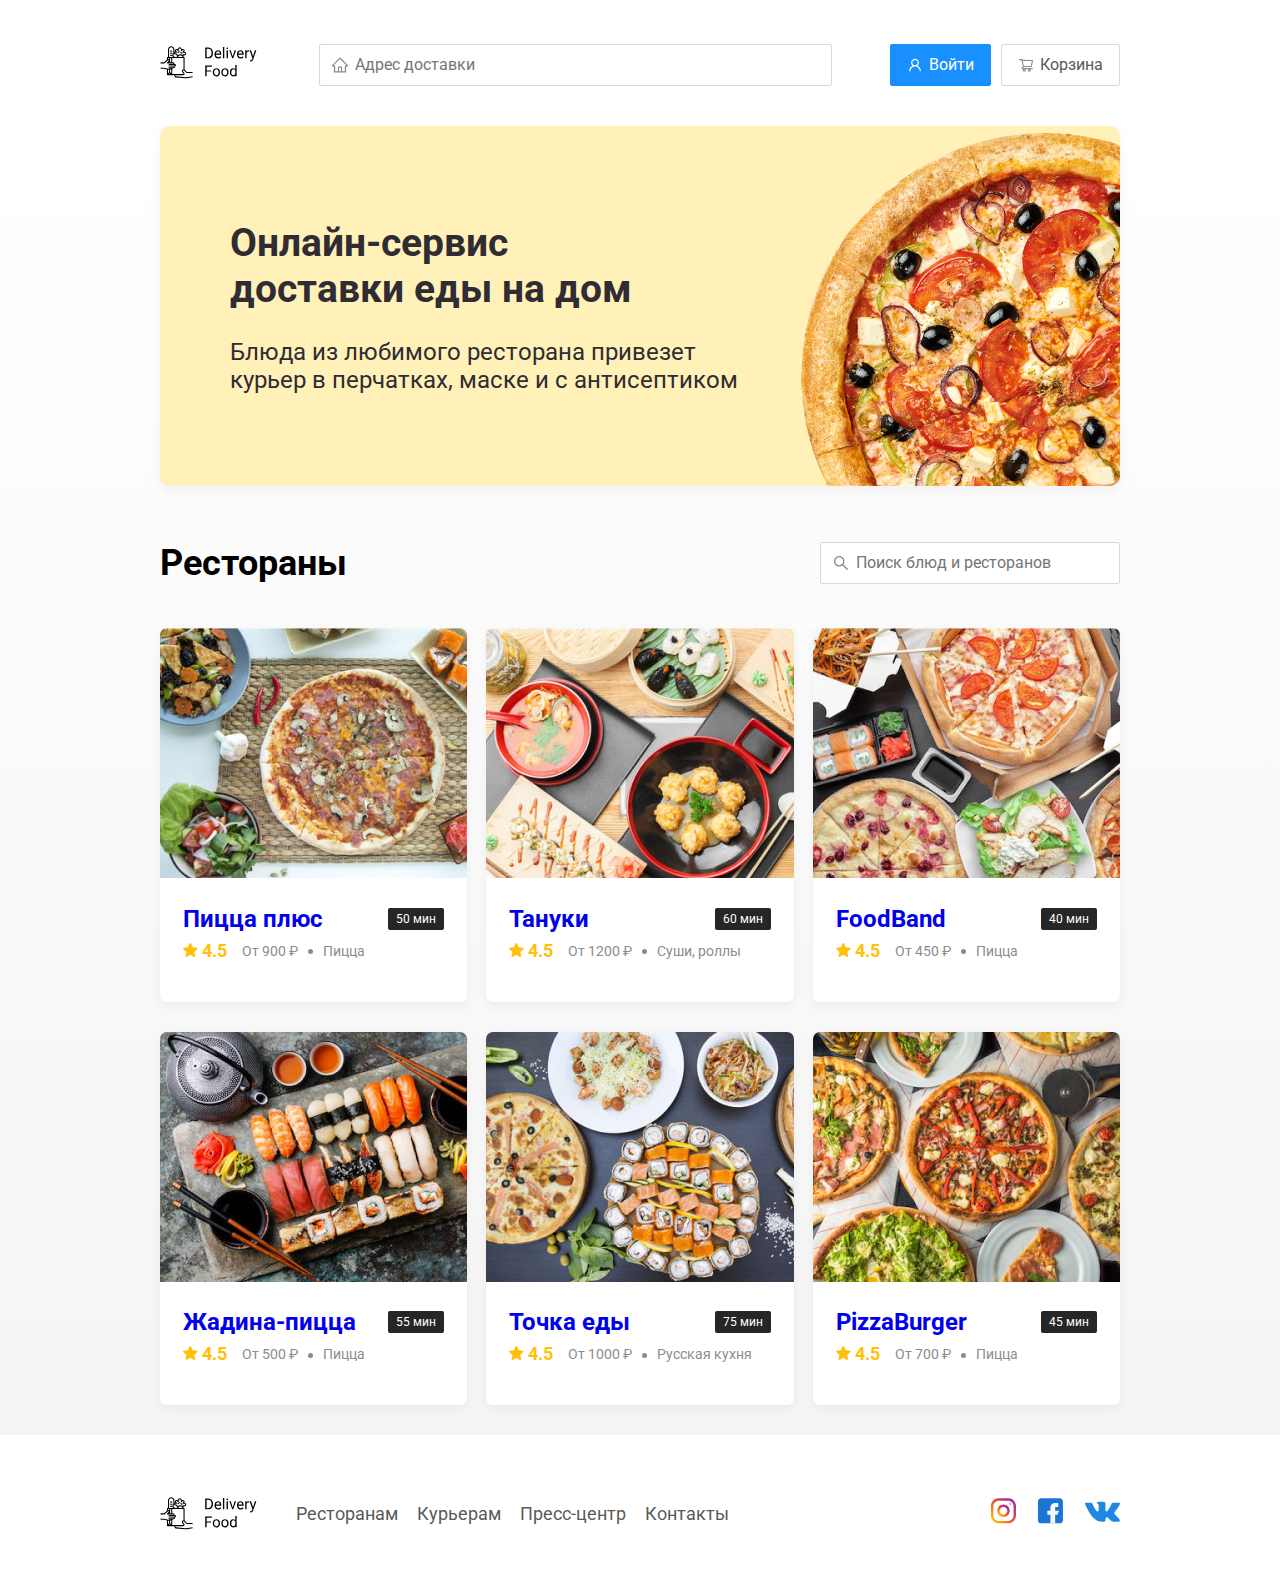
<file: index.html>
<!DOCTYPE html>
<html lang="en">

<head>
    <meta charset="UTF-8">
    <meta name="viewport" content="width=device-width, initial-scale=1.0">
    <title>Delivery Food - доставка еды на дом</title>
    <link href="https://fonts.googleapis.com/css?family=Roboto:400,700&display=swap&subset=cyrillic" rel="stylesheet">
    <link rel="stylesheet" href="css/normalize.css">
    <link rel="stylesheet" href="css/style.css">
</head>

<body>
    <div class="container">

        <header class="header">
            <a href="index.html" class="logo">
                <img src="img/logo.svg" alt="Logo" class="logo">
            </a>
            <input type="text" class="input input-address" placeholder="Адрес доставки">
            <div class="buttons">
                <button class="button button-primary">
                    <img src="img/user.svg" alt="user" class="button-icon">
                    <span class="button-text">Войти</span>
                </button>
                <button class="button">
                    <img src="img/shopping-cart.svg" alt="shopping cart" class="button-icon">
                    <span class="button-text">Корзина</span>
                </button>
            </div>
        </header>

    </div>
    <!-- /.container -->

    <main class="main">
        <div class="container">
            <section class="promo">
                <h1 class="promo-title">Онлайн-сервис <br> доставки еды на дом</h1>
                <p class="promo-text">Блюда из любимого ресторана привезет курьер в перчатках, маске и с антисептиком
                </p>
            </section>

            <section class="restaurants">
                <div class="section-heading">
                    <h2 class="section-title">Рестораны</h2>
                    <input type="text" class="input input-search" placeholder="Поиск блюд и ресторанов">
                </div>
                <div class="cards">

                    <a href="restaurant.html" class="card">
                        <img src="img/image.jpg" alt="image" class="card-image">
                        <div class="card-text">
                            <div class="card-heading">
                                <h3 class="card-title">Пицца плюс</h3>
                                <span class="card-tag tag">50 мин</span>
                            </div>
                            <!-- /.card-heading -->
                            <div class="card-info">
                                <div class="rating">
                                    <img src="img/rating.svg" alt="rating" class="rating-star">
                                    4.5
                                </div>
                                <div class="price">От 900 ₽</div>
                                <div class="category">Пицца</div>
                            </div>
                        </div>
                        <!-- /.card-text -->
                    </a>
                    <!-- /.card -->

                    <a href="restaurant.html" class="card">
                        <img src="img/image2.jpg" alt="image" class="card-image">
                        <div class="card-text">
                            <div class="card-heading">
                                <h3 class="card-title">Тануки</h3>
                                <span class="card-tag tag">60 мин</span>
                            </div>
                            <!-- /.card-heading -->
                            <div class="card-info">
                                <div class="rating">
                                    <img src="img/rating.svg" alt="rating" class="rating-star">
                                    4.5
                                </div>
                                <div class="price">От 1200 ₽</div>
                                <div class="category">Суши, роллы</div>
                            </div>
                        </div>
                        <!-- /.card-text -->
                    </a>
                    <!-- /.card -->

                    <a href="restaurant.html" class="card">
                        <img src="img/image3.jpg" alt="image" class="card-image">
                        <div class="card-text">
                            <div class="card-heading">
                                <h3 class="card-title">FoodBand</h3>
                                <span class="card-tag tag">40 мин</span>
                            </div>
                            <!-- /.card-heading -->
                            <div class="card-info">
                                <div class="rating">
                                    <img src="img/rating.svg" alt="rating" class="rating-star">
                                    4.5
                                </div>
                                <div class="price">От 450 ₽</div>
                                <div class="category">Пицца</div>
                            </div>
                        </div>
                        <!-- /.card-text -->
                    </a>
                    <!-- /.card -->

                    <a href="restaurant.html" class="card">
                        <img src="img/image4.jpg" alt="image" class="card-image">
                        <div class="card-text">
                            <div class="card-heading">
                                <h3 class="card-title">Жадина-пицца</h3>
                                <span class="card-tag tag">55 мин</span>
                            </div>
                            <!-- /.card-heading -->
                            <div class="card-info">
                                <div class="rating">
                                    <img src="img/rating.svg" alt="rating" class="rating-star">
                                    4.5
                                </div>
                                <div class="price">От 500 ₽</div>
                                <div class="category">Пицца</div>
                            </div>
                        </div>
                        <!-- /.card-text -->
                    </a>
                    <!-- /.card -->

                    <a href="restaurant.html" class="card">
                        <img src="img/image5.jpg" alt="image" class="card-image">
                        <div class="card-text">
                            <div class="card-heading">
                                <h3 class="card-title">Точка еды</h3>
                                <span class="card-tag tag">75 мин</span>
                            </div>
                            <!-- /.card-heading -->
                            <div class="card-info">
                                <div class="rating">
                                    <img src="img/rating.svg" alt="rating" class="rating-star">
                                    4.5
                                </div>
                                <div class="price">От 1000 ₽</div>
                                <div class="category">Русская кухня</div>
                            </div>
                        </div>
                        <!-- /.card-text -->
                    </a>
                    <!-- /.card -->

                    <a href="restaurant.html" class="card">
                        <img src="img/image6.jpg" alt="image" class="card-image">
                        <div class="card-text">
                            <div class="card-heading">
                                <h3 class="card-title">PizzaBurger</h3>
                                <span class="card-tag tag">45 мин</span>
                            </div>
                            <!-- /.card-heading -->
                            <div class="card-info">
                                <div class="rating">
                                    <img src="img/rating.svg" alt="rating" class="rating-star">
                                    4.5
                                </div>
                                <div class="price">От 700 ₽</div>
                                <div class="category">Пицца</div>
                            </div>
                        </div>
                        <!-- /.card-text -->
                    </a>
                    <!-- /.card -->

                </div>
                <!-- /.cards -->
            </section>
        </div>
    </main>

    <footer class="footer">
        <div class="container">
            <div class="footer-block">
                <img src="img/logo.svg" alt="logo" class="logo footer-logo">
                <nav class="footer-nav">
                    <a href="#" class="footer-link">Ресторанам </a>
                    <a href="#" class="footer-link">Курьерам</a>
                    <a href="#" class="footer-link">Пресс-центр</a>
                    <a href="#" class="footer-link">Контакты</a>
                </nav>
                <div class="social-links">
                    <a href="#" class="social-link"><img src="img/instagram.svg" alt="instagram"></a>
                    <a href="#" class="social-link"><img src="img/fb.svg" alt="facebook"></a>
                    <a href="#" class="social-link"><img src="img/vk.svg" alt="vk"></a>
                </div>
            </div>
        </div>
    </footer>
</body>

</html>
</file>
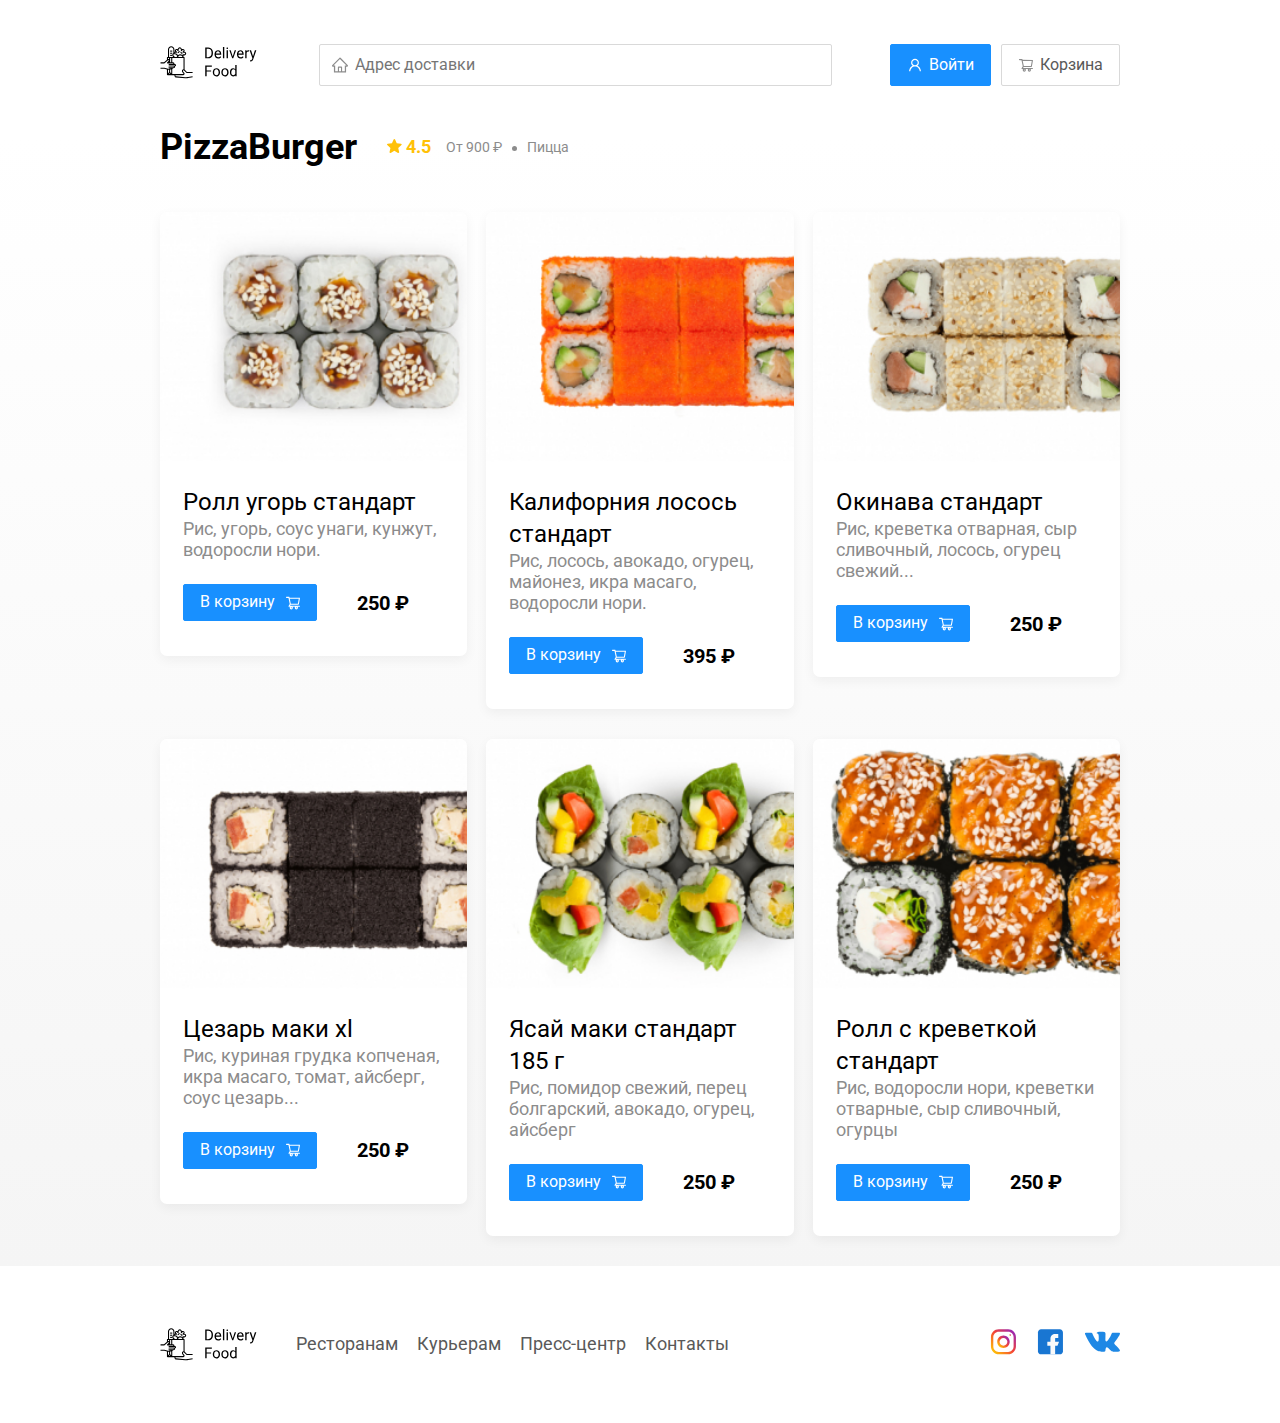
<file: restaurant.html>
<!DOCTYPE html>
<html lang="en">

<head>
    <meta charset="UTF-8">
    <meta name="viewport" content="width=device-width, initial-scale=1.0">
    <title>PizzaBurger - доставка еды на дом</title>
    <link href="https://fonts.googleapis.com/css?family=Roboto:400,700&display=swap&subset=cyrillic" rel="stylesheet">
    <link rel="stylesheet" href="css/normalize.css">
    <link rel="stylesheet" href="css/animate.css">
    <link rel="stylesheet" href="css/style.css">
</head>

<body>
    <div class="container">

        <header class="header">
            <a href="index.html" class="logo">
                <img src="img/logo.svg" alt="Logo" class="logo">
            </a>
            <input type="text" class="input input-address" placeholder="Адрес доставки">
            <div class="buttons">
                <button class="button button-primary">
                    <img src="img/user.svg" alt="user" class="button-icon">
                    <span class="button-text">Войти</span>
                </button>
                <button class="button" id="cart-button">
                    <img src="img/shopping-cart.svg" alt="shopping cart" class="button-icon">
                    <span class="button-text">Корзина</span>
                </button>
            </div>
        </header>

    </div>
    <!-- /.container -->

    <main class="main">
        <div class="container">

            <section class="restaurants">
                <div class="section-heading">
                    <h2 class="section-title">PizzaBurger</h2>
                    <div class="card-info">
                        <div class="rating">
                            <img src="img/rating.svg" alt="rating" class="rating-star">
                            4.5
                        </div>
                        <div class="price">От 900 ₽</div>
                        <div class="category">Пицца</div>
                    </div>
                </div>
                <div class="cards">

                    <div class="card wow fadeInUp" data-wow-delay="0.2s">
                        <img src="img/Tanuki-image1.jpg" alt="image" class="card-image">
                        <div class="card-text">
                            <div class="card-heading">
                                <h3 class="card-title card-title-reg">Ролл угорь стандарт</h3>
                            </div>
                            <!-- /.card-heading -->
                            <div class="card-info">
                                <div class="ingredients">Рис, угорь, соус унаги, кунжут, водоросли нори.</div>
                            </div>
                            <div class="card-buttons">
                                <button class="button button-primary">
                                    <span class="button-card-text">В корзину</span>
                                    <img src="img/shopping-cart-white.svg" alt="shopping-cart"
                                        class="button-card-image">
                                </button>
                                <strong class="card-price-bold">250 ₽</strong>
                            </div>
                        </div>
                        <!-- /.card-text -->
                    </div>
                    <!-- /.card -->

                    <div class="card wow fadeInUp" data-wow-delay="0.4s">
                        <img src="img/Tanuki-image2.jpg" alt="image" class="card-image">
                        <div class="card-text">
                            <div class="card-heading">
                                <h3 class="card-title card-title-reg">Калифорния лосось стандарт</h3>
                            </div>
                            <!-- /.card-heading -->
                            <div class="card-info">
                                <div class="ingredients">Рис, лосось, авокадо, огурец, майонез, икра масаго, водоросли
                                    нори.</div>
                            </div>
                            <div class="card-buttons">
                                <button class="button button-primary">
                                    <span class="button-card-text">В корзину</span>
                                    <img src="img/shopping-cart-white.svg" alt="shopping-cart"
                                        class="button-card-image">
                                </button>
                                <strong class="card-price-bold">395 ₽</strong>
                            </div>
                        </div>
                        <!-- /.card-text -->
                    </div>
                    <!-- /.card -->

                    <div class="card wow fadeInUp" data-wow-delay="0.6s">
                        <img src="img/Tanuki-image3.jpg" alt="image" class="card-image">
                        <div class="card-text">
                            <div class="card-heading">
                                <h3 class="card-title card-title-reg">Окинава стандарт</h3>
                            </div>
                            <!-- /.card-heading -->
                            <div class="card-info">
                                <div class="ingredients"> Рис, креветка отварная, сыр сливочный, лосось, огурец
                                    свежий...</div>
                            </div>
                            <div class="card-buttons">
                                <button class="button button-primary">
                                    <span class="button-card-text">В корзину</span>
                                    <img src="img/shopping-cart-white.svg" alt="shopping-cart"
                                        class="button-card-image">
                                </button>
                                <strong class="card-price-bold">250 ₽</strong>
                            </div>
                        </div>
                        <!-- /.card-text -->
                    </div>
                    <!-- /.card -->

                    <div class="card wow fadeInUp" data-wow-delay="0.2s">
                        <img src="img/Tanuki-image4.jpg" alt="image" class="card-image">
                        <div class="card-text">
                            <div class="card-heading">
                                <h3 class="card-title card-title-reg">Цезарь маки хl</h3>
                            </div>
                            <!-- /.card-heading -->
                            <div class="card-info">
                                <div class="ingredients">Рис, куриная грудка копченая, икра масаго, томат, айсберг, соус
                                    цезарь...</div>
                            </div>
                            <div class="card-buttons">
                                <button class="button button-primary">
                                    <span class="button-card-text">В корзину</span>
                                    <img src="img/shopping-cart-white.svg" alt="shopping-cart"
                                        class="button-card-image">
                                </button>
                                <strong class="card-price-bold">250 ₽</strong>
                            </div>
                        </div>
                        <!-- /.card-text -->
                    </div>
                    <!-- /.card -->

                    <div class="card wow fadeInUp" data-wow-delay="0.4s">
                        <img src="img/Tanuki-image5.jpg" alt="image" class="card-image">
                        <div class="card-text">
                            <div class="card-heading">
                                <h3 class="card-title card-title-reg">Ясай маки стандарт 185 г</h3>
                            </div>
                            <!-- /.card-heading -->
                            <div class="card-info">
                                <div class="ingredients">Рис, помидор свежий, перец болгарский, авокадо, огурец, айсберг
                                </div>
                            </div>
                            <div class="card-buttons">
                                <button class="button button-primary">
                                    <span class="button-card-text">В корзину</span>
                                    <img src="img/shopping-cart-white.svg" alt="shopping-cart"
                                        class="button-card-image">
                                </button>
                                <strong class="card-price-bold">250 ₽</strong>
                            </div>
                        </div>
                        <!-- /.card-text -->
                    </div>
                    <!-- /.card -->

                    <div class="card wow fadeInUp" data-wow-delay="0.6s">
                        <img src="img/Tanuki-image6.jpg" alt="image" class="card-image">
                        <div class="card-text">
                            <div class="card-heading">
                                <h3 class="card-title card-title-reg">Ролл с креветкой стандарт</h3>
                            </div>
                            <!-- /.card-heading -->
                            <div class="card-info">
                                <div class="ingredients">Рис, водоросли нори, креветки отварные, сыр сливочный, огурцы
                                </div>
                            </div>
                            <div class="card-buttons">
                                <button class="button button-primary">
                                    <span class="button-card-text">В корзину</span>
                                    <img src="img/shopping-cart-white.svg" alt="shopping-cart"
                                        class="button-card-image">
                                </button>
                                <strong class="card-price-bold">250 ₽</strong>
                            </div>
                        </div>
                        <!-- /.card-text -->
                    </div>
                    <!-- /.card -->

                </div>
                <!-- /.cards -->
            </section>
        </div>
    </main>

    <footer class="footer">
        <div class="container">
            <div class="footer-block">
                <img src="img/logo.svg" alt="logo" class="logo footer-logo">
                <nav class="footer-nav">
                    <a href="#" class="footer-link">Ресторанам </a>
                    <a href="#" class="footer-link">Курьерам</a>
                    <a href="#" class="footer-link">Пресс-центр</a>
                    <a href="#" class="footer-link">Контакты</a>
                </nav>
                <div class="social-links">
                    <a href="#" class="social-link"><img src="img/instagram.svg" alt="instagram"></a>
                    <a href="#" class="social-link"><img src="img/fb.svg" alt="facebook"></a>
                    <a href="#" class="social-link"><img src="img/vk.svg" alt="vk"></a>
                </div>
            </div>
        </div>
    </footer>

    <div class="modal">
        <div class="modal-dialog">
            <div class="modal-header">
                <h3 class="modal-title">Корзина</h3>
                <button class="close">&times;</button>
            </div>
            <!-- ./modal-header -->
            <div class="modal-body">
                <div class="food-row">
                    <span class="food-name">Ролл угорь стандарт</span>
                    <strong class="food-price">250 ₽</strong>
                    <div class="food-counter">
                        <button class="counter-button">-</button>
                        <span class="counter">1</span>
                        <button class="counter-button">+</button>
                    </div>
                </div>
                <!-- ./food-row-->
                <div class="food-row">
                    <span class="food-name">Ролл угорь стандарт</span>
                    <strong class="food-price">250 ₽</strong>
                    <div class="food-counter">
                        <button class="counter-button">-</button>
                        <span class="counter">1</span>
                        <button class="counter-button">+</button>
                    </div>
                </div>
                <!-- ./food-row-->
                <div class="food-row">
                    <span class="food-name">Ролл угорь стандарт</span>
                    <strong class="food-price">250 ₽</strong>
                    <div class="food-counter">
                        <button class="counter-button">-</button>
                        <span class="counter">1</span>
                        <button class="counter-button">+</button>
                    </div>
                </div>
                <!-- ./food-row-->
                <div class="food-row">
                    <span class="food-name">Ролл угорь стандарт</span>
                    <strong class="food-price">250 ₽</strong>
                    <div class="food-counter">
                        <button class="counter-button">-</button>
                        <span class="counter">1</span>
                        <button class="counter-button">+</button>
                    </div>
                </div>
                <!-- ./food-row-->
            </div>
            <!-- ./modal-body -->
            <div class="modal-footer">
                <span class="modal-pricetag">1250 ₽</span>
                <div class="footer-buttons">
                    <button class="button button-primary">Оформить заказ</button>
                    <button class="button">Отмена</button>
                </div>
            </div>
            <!-- /.modal-footer -->
        </div>
        <!-- ./modal-dialog -->
    </div>

    <script src="js/wow.min.js"></script>
    <script src="js/main.js"></script>

</body>

</html>
</file>
<file: css/style.css>
* {
    box-sizing: border-box;
}

body {
    font-family: 'Roboto', sans-serif;
    padding-top: 44px;
}

.container {
    max-width: 1200px;
    margin: 0 auto;
}

.header {
    display: flex;
    align-items: center;
    justify-content: space-between;
    margin-bottom: 40px;
}

.input {
    background: #ffffff;
    border: 1px solid #d9d9d9;
    border-radius: 2px;
    font-size: 16px;
    line-height: 24px;
    padding: 8px;
    padding-left: 35px;
    background-repeat: no-repeat;
    background-position: left 11px center;
}

.input-address {
    flex: 0.8;
    background-image: url(../img/home.svg);
}

.input-search {
    width: 300px;
    background-image: url(../img/search.svg);
    margin-left: auto;
}

.buttons {
    display: flex;
    align-items: center;
}

.button {
    display: flex;
    align-items: center;
    padding: 8px 16px;
    background: #ffffff;
    border: 1px solid #d9d9d9;
    box-sizing: border-box;
    box-shadow: 0px 0px 2px rgba(0, 0, 0, 0.0015);
    border-radius: 2px;
    color: #595959;
}

.button-primary {
    background: #1890ff;
    border: 1px solid #1890ff;
    color: #fff;
    margin-right: 10px;
}

.button-icon {
    margin-right: 6px;
}

.button-card-text {
    margin-right: 10px;
}

.promo {
    box-shadow: 0px 7px 12px rgba(158, 158, 163, 0.1);
    background: #FFF1B8 url(../img/promo-image.jpeg) no-repeat top -100px right -247px / 924px;
    border-radius: 10px;
    padding: 68px 70px;
    margin-bottom: 56px;
}

.promo-title {
    font-style: normal;
    font-weight: bold;
    font-size: 39px;
    line-height: 46px;
    color: #302C34;
}

.promo-text {
    font-style: normal;
    font-weight: normal;
    font-size: 24px;
    line-height: 28px;
    color: #302C34;
    max-width: 538px;
}

.main {
    background: linear-gradient(180deg, rgba(245, 245, 245, 0) 1.04%, #F5F5F5 100%);
}

.section-heading {
    display: flex;
    align-items: center;
    margin-bottom: 44px;
}

.section-title {
    font-style: normal;
    font-weight: bold;
    font-size: 36px;
    line-height: 42px;
    margin: 0;
    color: #000000;
    margin-right: 30px;
}

.cards {
    display: flex;
    flex-wrap: wrap;
    align-items: flex-start;
    justify-content: space-between;
}

.card {
    background: #FFFFFF;
    box-shadow: 0px 4px 12px rgba(0, 0, 0, 0.05);
    border-radius: 7px;
    overflow: hidden;
    margin-bottom: 30px;
    flex-basis: 32%;
    text-decoration: none;
}

.card-image {
    width: 384px;
    height: 250px;
    object-fit: cover;
}

.card-text {
    padding: 20px 23px 35px 23px;
}

.card-heading {
    display: flex;
    align-items: center;
    justify-content: space-between;
}

.card-title {
    margin: 0;
    font-style: normal;
    font-weight: bold;
    font-size: 24px;
    line-height: 32px;
}

.card-title-reg {
    font-weight: 400;
}

.card-tag {
    font-style: normal;
    font-weight: normal;
    font-size: 12px;
    line-height: 20px;
    color: #ffffff;
    background: #262626;
    border-radius: 2px;
    padding: 1px 8px;
}

.card-info {
    display: flex;
    align-items: center;
    flex-wrap: wrap;
}

.card-buttons {
    display: flex;
    align-items: center;
    margin-top: 24px;
}

.card-price-bold {
    font-weight: bold;
    font-size: 20px;
    line-height: 32px;
    margin-left: 30px;
}

.rating {
    margin-right: 26px;
    color: #FFC107;
    font-weight: bold;
    font-size: 18px;
    line-height: 32px;
}

.price,
.category {
    color: #8C8C8C;
    font-size: 18px;
    line-height: 32px;
}

.price {
    margin-right: 10px;
}

.ingredients {
    color: #8C8C8C;
    font-size: 18px;
    line-height: 21px;
}

.category {
    text-overflow: ellipsis;
    overflow: hidden;
    white-space: nowrap;
    max-width: 150px;
}

.price::after {
    content: '';
    width: 5px;
    height: 5px;
    background-color: #8C8C8C;
    display: inline-block;
    vertical-align: middle;
    border-radius: 50%;
    margin-left: 10px;
}

.footer {
    padding: 60px 0;
}

.footer-block {
    display: flex;
    align-items: center;
    justify-content: space-between;
}

.footer-nav {
    margin-left: 35px;
    margin-right: auto;
}

.footer-link {
    display: inline-block;
    color: #595959;
    font-style: normal;
    font-weight: normal;
    font-size: 18px;
    line-height: 21px;
    text-decoration: none;
}

.footer-link:not(:last-child) {
    margin-right: 15px;
}

.social-links {
    display: flex;
    align-items: center;
}

.social-link:not(:last-child) {
    margin-right: 21px;
}

.modal {
    position: fixed;
    left: 0;
    top: 0;
    width: 100%;
    height: 100%;
    background: rgba(0, 0, 0, 0.4);
    display: none;
}

.is-open {
    display: flex;
}

.modal-dialog {
    max-width: 780px;
    width: 95%;
    background: #FFFFFF;
    border-radius: 5px;
    margin: auto;
    padding: 40px 45px;
}

.modal-header {
    display: flex;
    align-items: center;
    justify-content: space-between;
    margin-bottom: 45px;
}

.modal-title {
    margin: 0;
    font-weight: bold;
    font-size: 36px;
    line-height: 42px;
}

.close {
    font-size: 36px;
    border: none;
    background-color: transparent;
}

.modal-body {
    margin-bottom: 52px;
}

.food-row {
    display: flex;
    align-items: center;
    justify-content: space-between;
    padding-bottom: 8px;
    border-bottom: 1px solid #d9d9d9;
    margin-bottom: 15px;
}

.food-name {
    font-weight: normal;
    font-size: 18px;
    line-height: 32px;
}

.food-price {
    margin-left: auto;
    margin-right: 47px;
    font-weight: bold;
    font-size: 20px;
    line-height: 32px;
}

.food-counter {
    display: flex;
    align-items: center;
}

.counter-button {
    display: flex;
    align-items: center;
    justify-content: center;
    width: 39px;
    height: 32px;
    background: #FFFFFF;
    border: 1px solid #40A9FF;
    box-sizing: border-box;
    border-radius: 2px;
    font-weight: normal;
    font-size: 14px;
    line-height: 22px;
    color: #40A9FF;
}

.counter {
    font-size: 16px;
    line-height: 24px;
    margin-left: 10px;
    margin-right: 10px;
}

.modal-footer {
    display: flex;
    align-items: center;
    justify-content: space-between;
}

.footer-buttons {
    display: flex;
    align-items: center;
}

.modal-pricetag {
    background: #262626;
    border-radius: 5px;
    color: #ffffff;
    padding: 15px 20px;
    font-weight: bold;
    font-size: 20px;
    line-height: 23px;
}

@media (max-width: 1366px) {

    .container {
        max-width: 960px;
    }

    .promo {
        background-position: top right -300px;
        background-size: 750px;
    }

    .rating {
        margin-right: 15px;
    }

    .category,
    .price {
        font-size: 14px;
    }

}

@media (max-width: 992px) {

    .container {
        max-width: 750px;
    }

    .promo {
        padding: 50px;
        background-size: 500px;
        background-position: center right -200px;
    }

    .promo-text {
        font-size: 16px;
        max-width: 400px;
    }

    .card {
        flex-basis: 49%;
    }

    .footer-link {
        font-size: 16px;
    }

}

@media (max-width: 768px) {

    .container {
        max-width: 560px;
    }

    .card-info {
        flex-wrap: wrap;
    }

    .card .rating {
        flex-basis: 100%;
    }

    .card-title {
        font-size: 18px;
    }

    .promo {
        background-size: 400px;
        background-position: bottom 50px right -200px;
    }

    .promo-title {
        font-size: 24px;
        line-height: 1.4;
    }

    .promo-text {
        margin-top: 0;
    }

}

@media (max-width: 578px) {

    .container {
        width: 90%;
    }

    .header {
        flex-wrap: wrap;
    }

    .input-address {
        margin-top: 15px;
        order: 5;
        flex: 1;
    }

    .promo {
        background-image: none;
    }

    .promo-title {
        margin-bottom: 10px;
    }

    .section-title {
        font-size: 20px;
    }

    .card {
        flex-basis: 100%;
    }

    .card-image {
        width: 100%;
    }

    .footer {
        padding: 30px 0;
    }

    .footer-block {
        align-items: flex-start;
    }

    .footer-nav {
        margin-left: 0;
        margin-right: 0;
        order: 0;
        display: flex;
        flex-direction: column;
    }

    .footer-logo {
        margin-right: 15px;
        order: 1;
    }

    .social-links {
        order: 2;
    }

}

@media (max-width: 480px) {

    .button-icon {
        margin: 0;
    }

    .button-text {
        display: none;
    }

    .button {
        min-height: 40px;
    }

    .promo {
        padding: 20px;
    }

    .section-heading {
        flex-wrap: wrap;
    }

    .footer-block {
        flex-wrap: wrap;
        flex-direction: column;
        align-items: center;
    }

    .footer-logo {
        order: 0;
        margin-bottom: 20px;
    }

    .footer-nav {
        margin-bottom: 20px;
        text-align: center;
    }

    .footer-link:not(:last-child) {
        margin-right: 0;
    }
}
</file>
